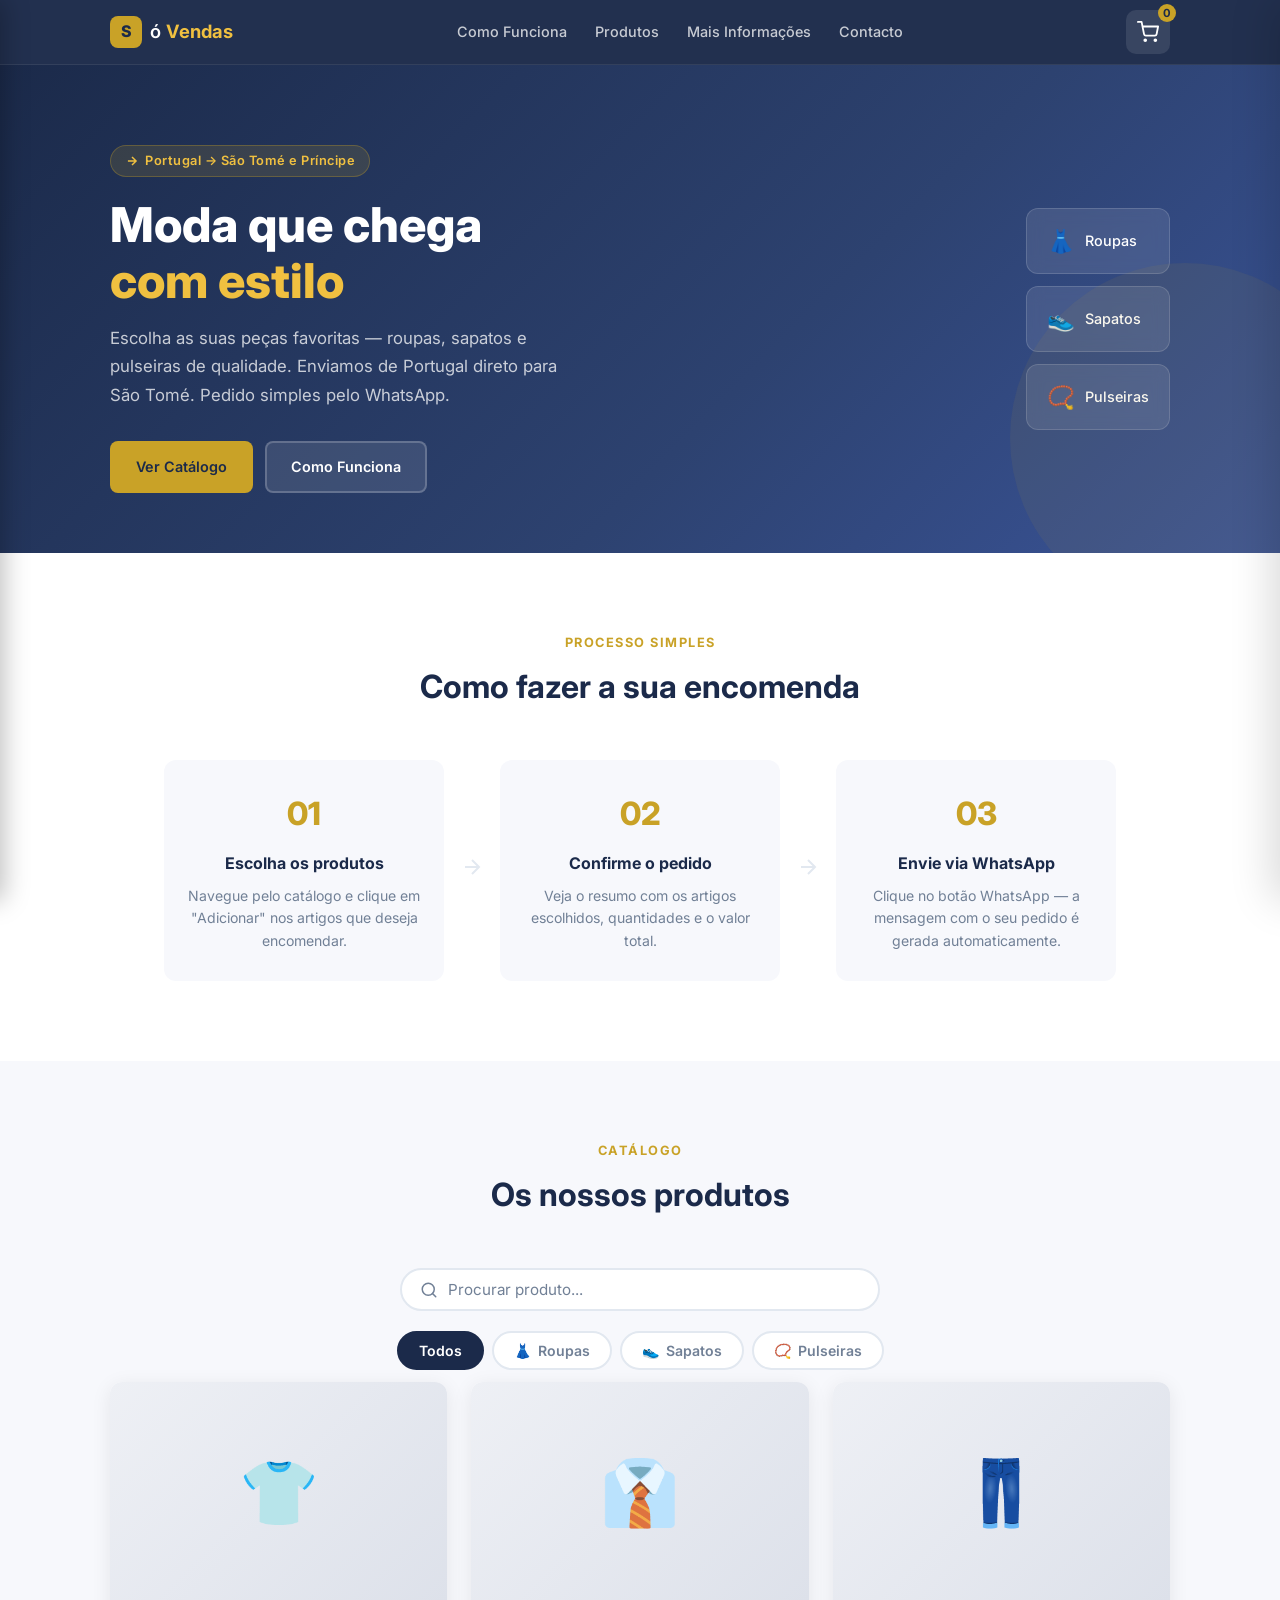
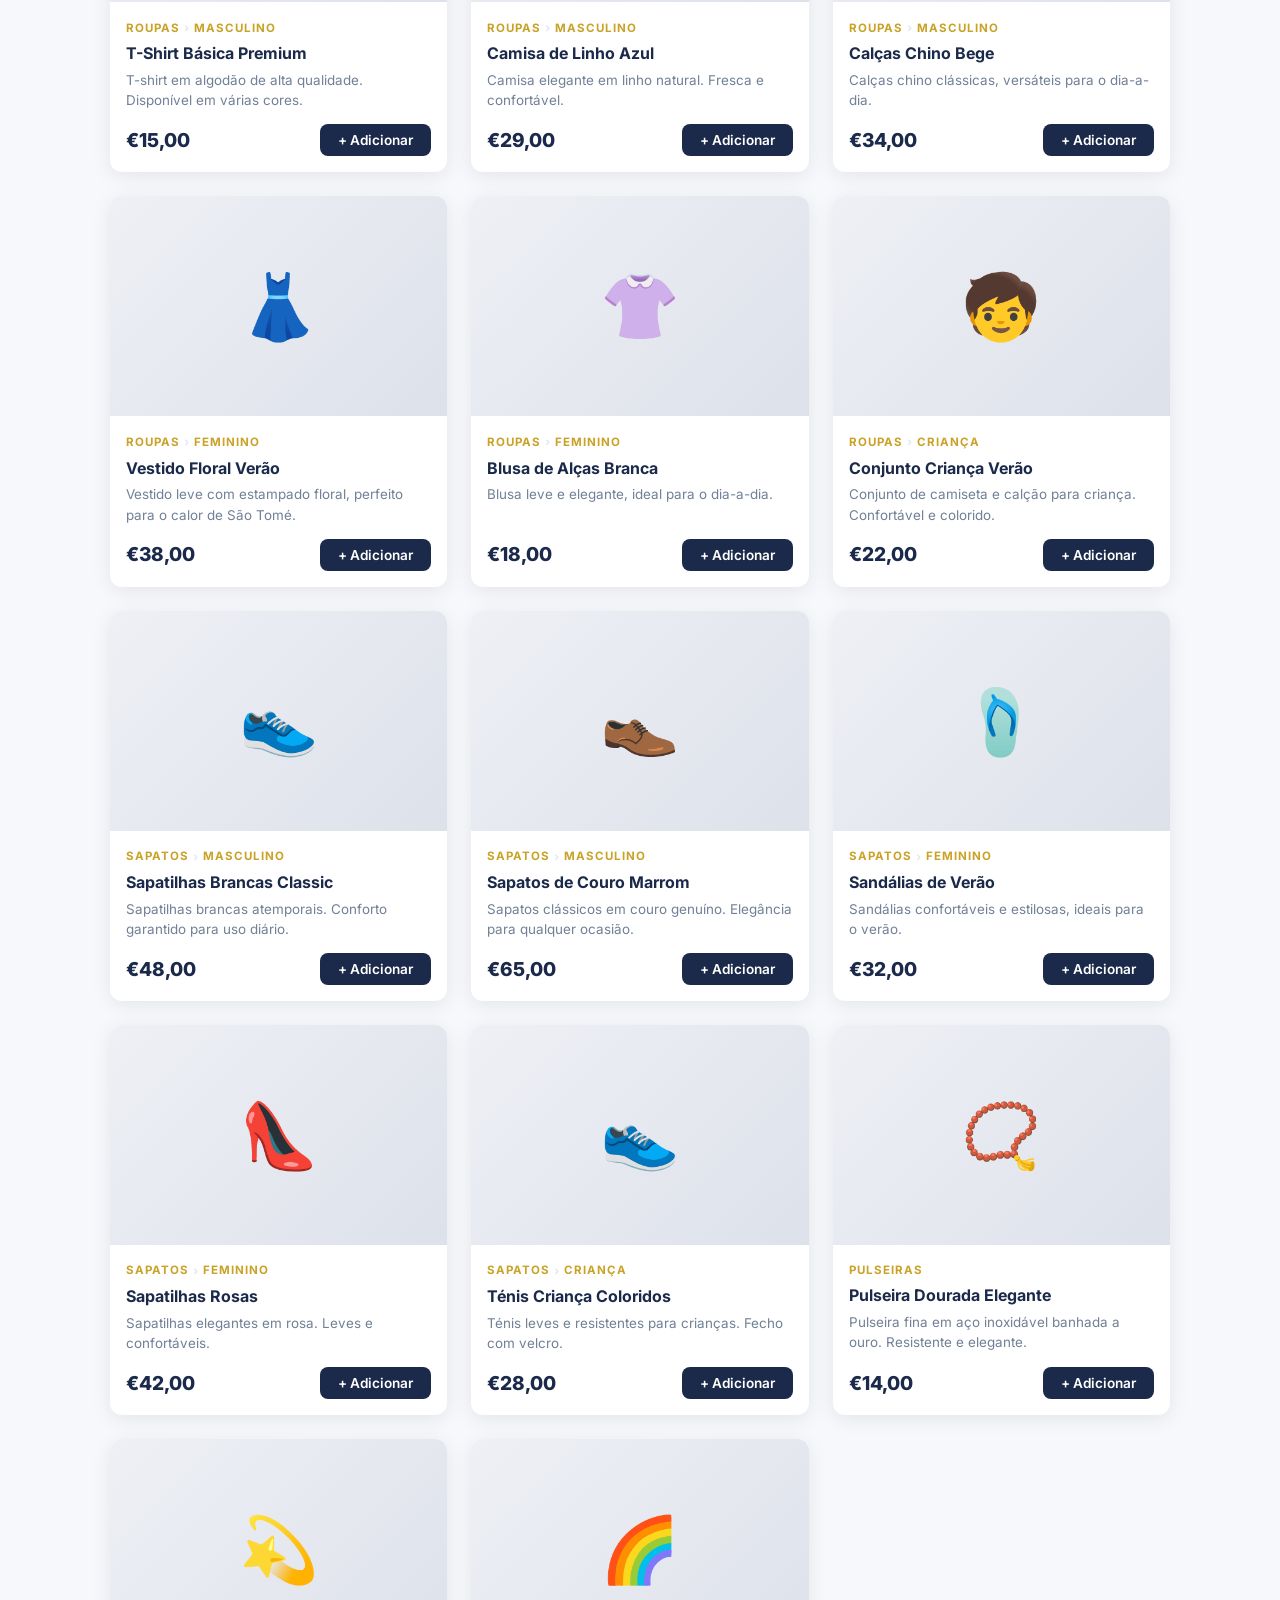
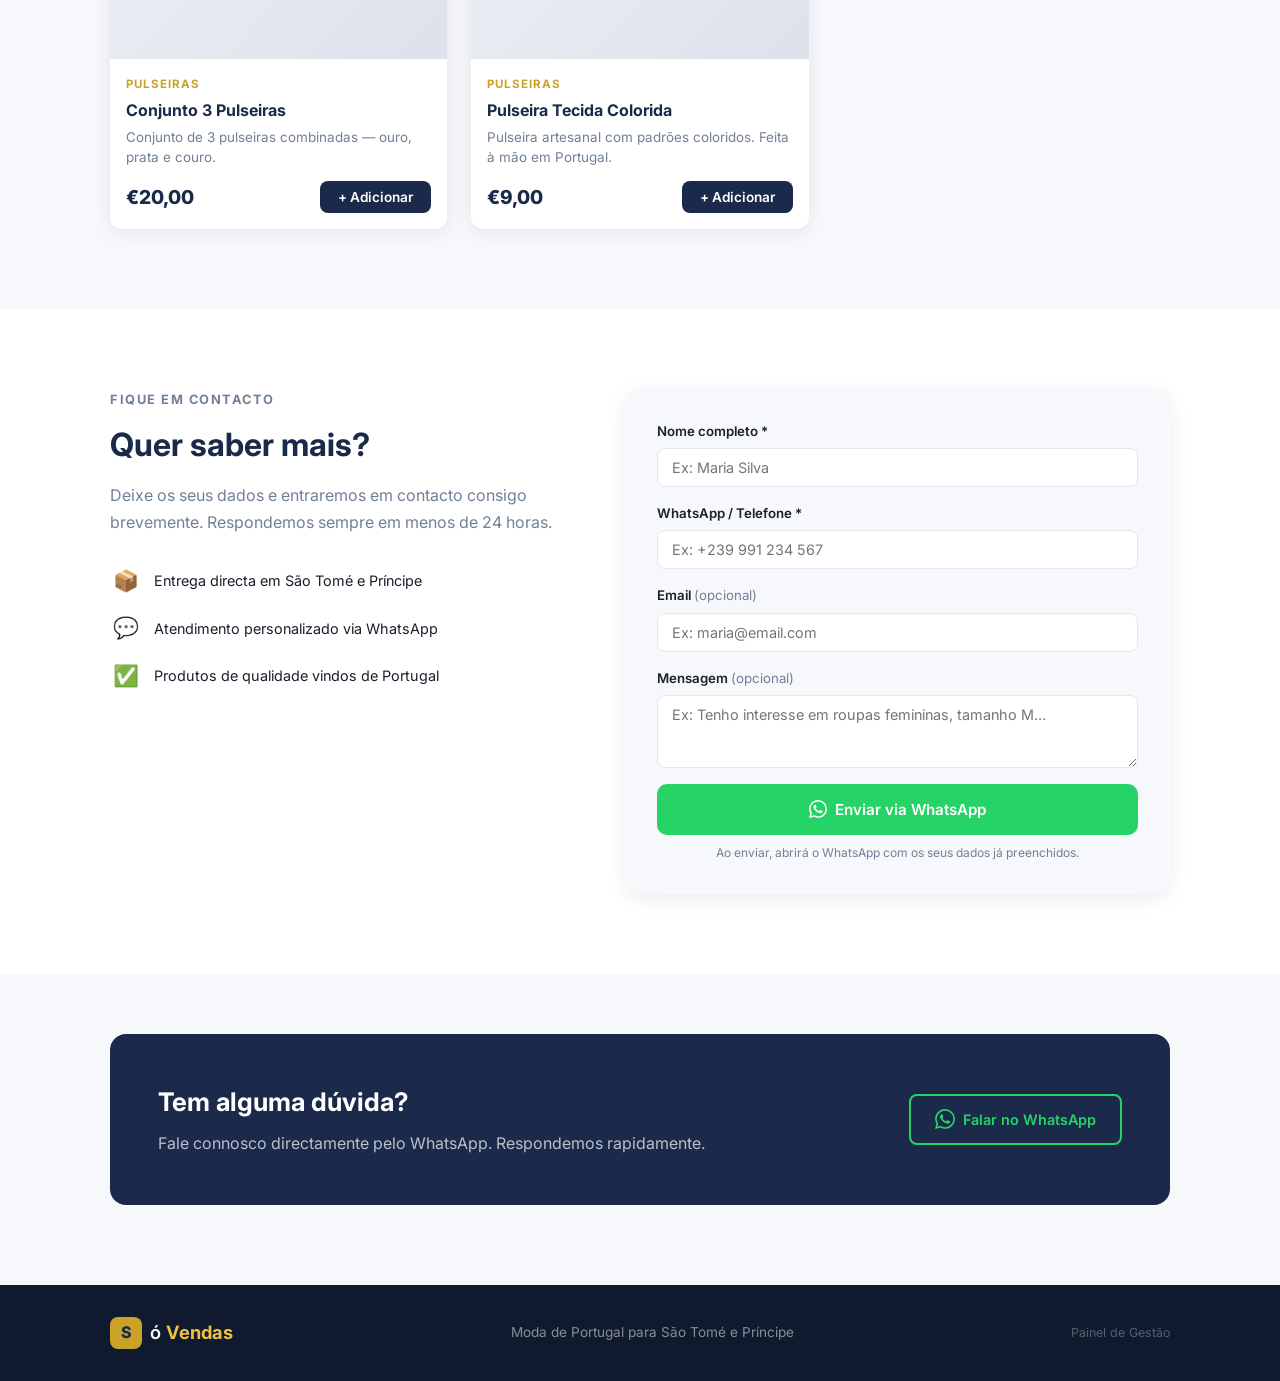
<file: index.html>
<!DOCTYPE html>
<html lang="pt">
<head>
  <meta charset="UTF-8" />
  <meta name="viewport" content="width=device-width, initial-scale=1.0" />
  <title id="page-title">Só Vendas — Moda de Portugal para São Tomé</title>
  <meta name="description" id="page-description" content="Encomende roupas, sapatos e pulseiras de qualidade de Portugal para São Tomé e Príncipe. Pedido rápido via WhatsApp." />
  <meta name="keywords" id="page-keywords" content="roupas portugal são tomé, sapatos encomenda, pulseiras moda, só vendas" />
  <meta property="og:title" id="og-title" content="Só Vendas — Moda de Portugal para São Tomé" />
  <meta property="og:description" id="og-description" content="Encomende roupas, sapatos e pulseiras via WhatsApp." />
  <meta property="og:type" content="website" />
  <meta property="og:image" id="og-image" content="" />
  <link rel="icon" type="image/svg+xml" href="favicon.svg" />
  <link rel="stylesheet" href="styles.css" />
  <link rel="preconnect" href="https://fonts.googleapis.com" />
  <link href="https://fonts.googleapis.com/css2?family=Inter:wght@300;400;500;600;700;800&display=swap" rel="stylesheet" />
</head>
<body>

<!-- ===== HEADER ===== -->
<header class="header" id="header">
  <div class="container">
    <div class="header-inner">
      <button class="hamburger" id="hamburger" onclick="toggleMobileNav()" aria-label="Abrir menu">
        <span></span>
        <span></span>
        <span></span>
      </button>
      <a href="#" class="logo">
        <span class="logo-mark">S</span>
        <span class="logo-text">ó <strong>Vendas</strong></span>
      </a>
      <nav class="header-nav">
        <a href="#como-funciona">Como Funciona</a>
        <a href="#produtos">Produtos</a>
        <a href="#mais-info">Mais Informações</a>
        <a href="#contacto">Contacto</a>
      </nav>
      <button class="cart-toggle" id="cart-toggle" onclick="toggleCart()" aria-label="Ver pedido">
        <svg width="22" height="22" viewBox="0 0 24 24" fill="none" stroke="currentColor" stroke-width="2" stroke-linecap="round" stroke-linejoin="round">
          <circle cx="9" cy="21" r="1"/><circle cx="20" cy="21" r="1"/>
          <path d="M1 1h4l2.68 13.39a2 2 0 0 0 2 1.61h9.72a2 2 0 0 0 2-1.61L23 6H6"/>
        </svg>
        <span class="cart-badge" id="cart-badge">0</span>
      </button>
    </div>
  </div>
</header>

<!-- ===== HERO ===== -->
<section class="hero">
  <div class="container">
    <div class="hero-content">
      <div class="hero-tag">
        <svg width="14" height="14" viewBox="0 0 24 24" fill="none" stroke="currentColor" stroke-width="2.5"><path d="M5 12h14M12 5l7 7-7 7"/></svg>
        Portugal → São Tomé e Príncipe
      </div>
      <h1 id="hero-headline">Moda que chega <br /><em>com estilo</em></h1>
      <p id="hero-subheadline">Escolha as suas peças favoritas — roupas, sapatos e pulseiras de qualidade. Enviamos de Portugal direto para São Tomé. Pedido simples pelo WhatsApp.</p>
      <div class="hero-actions">
        <a href="#produtos" class="btn btn-primary">Ver Catálogo</a>
        <a href="#como-funciona" class="btn btn-ghost">Como Funciona</a>
      </div>
    </div>
    <div class="hero-visual">
      <div class="hero-card card-1">
        <span class="hero-card-icon">👗</span>
        <span>Roupas</span>
      </div>
      <div class="hero-card card-2">
        <span class="hero-card-icon">👟</span>
        <span>Sapatos</span>
      </div>
      <div class="hero-card card-3">
        <span class="hero-card-icon">📿</span>
        <span>Pulseiras</span>
      </div>
    </div>
  </div>
  <div class="hero-bg-shape"></div>
</section>

<!-- ===== HOW IT WORKS ===== -->
<section class="steps-section" id="como-funciona">
  <div class="container">
    <div class="section-header">
      <p class="section-label">Processo simples</p>
      <h2>Como fazer a sua encomenda</h2>
    </div>
    <div class="steps-grid">
      <div class="step-card">
        <div class="step-num">01</div>
        <h3>Escolha os produtos</h3>
        <p>Navegue pelo catálogo e clique em "Adicionar" nos artigos que deseja encomendar.</p>
      </div>
      <div class="step-divider">
        <svg width="24" height="24" viewBox="0 0 24 24" fill="none" stroke="currentColor" stroke-width="2"><path d="M5 12h14M12 5l7 7-7 7"/></svg>
      </div>
      <div class="step-card">
        <div class="step-num">02</div>
        <h3>Confirme o pedido</h3>
        <p>Veja o resumo com os artigos escolhidos, quantidades e o valor total.</p>
      </div>
      <div class="step-divider">
        <svg width="24" height="24" viewBox="0 0 24 24" fill="none" stroke="currentColor" stroke-width="2"><path d="M5 12h14M12 5l7 7-7 7"/></svg>
      </div>
      <div class="step-card">
        <div class="step-num">03</div>
        <h3>Envie via WhatsApp</h3>
        <p>Clique no botão WhatsApp — a mensagem com o seu pedido é gerada automaticamente.</p>
      </div>
    </div>
  </div>
</section>

<!-- ===== PRODUCTS ===== -->
<section class="products-section" id="produtos">
  <div class="container">
    <div class="section-header">
      <p class="section-label">Catálogo</p>
      <h2>Os nossos produtos</h2>
    </div>
    <!-- BARRA DE PESQUISA -->
    <div class="search-wrap">
      <div class="search-box">
        <svg width="18" height="18" viewBox="0 0 24 24" fill="none" stroke="currentColor" stroke-width="2" stroke-linecap="round" stroke-linejoin="round"><circle cx="11" cy="11" r="8"/><path d="m21 21-4.35-4.35"/></svg>
        <input type="text" id="search-input" placeholder="Procurar produto..." oninput="searchProducts(this.value)" autocomplete="off" />
        <button id="search-clear" class="search-clear" onclick="clearSearch()" style="display:none;" aria-label="Limpar pesquisa">
          <svg width="14" height="14" viewBox="0 0 24 24" fill="none" stroke="currentColor" stroke-width="2.5"><line x1="18" y1="6" x2="6" y2="18"/><line x1="6" y1="6" x2="18" y2="18"/></svg>
        </button>
      </div>
      <span id="search-count" class="search-count" style="display:none;"></span>
    </div>

    <!-- FILTRO POR CATEGORIA -->
    <div class="filter-bar">
      <button class="filter-btn active" data-cat="all" onclick="filterProducts('all', this)">Todos</button>
      <button class="filter-btn" data-cat="roupa" onclick="filterProducts('roupa', this)">
        <span>👗</span> Roupas
      </button>
      <button class="filter-btn" data-cat="sapato" onclick="filterProducts('sapato', this)">
        <span>👟</span> Sapatos
      </button>
      <button class="filter-btn" data-cat="pulseira" onclick="filterProducts('pulseira', this)">
        <span>📿</span> Pulseiras
      </button>
    </div>

    <!-- FILTRO POR SUBCATEGORIA (aparece para Roupas e Sapatos) -->
    <div class="subcat-bar" id="subcat-bar" style="display:none;">
      <button class="subcat-btn active" data-subcat="all"       onclick="filterSubcategory('all', this)">Todos</button>
      <button class="subcat-btn"        data-subcat="masculino" onclick="filterSubcategory('masculino', this)">♂ Masculino</button>
      <button class="subcat-btn"        data-subcat="feminino"  onclick="filterSubcategory('feminino', this)">♀ Feminino</button>
      <button class="subcat-btn"        data-subcat="crianca"   onclick="filterSubcategory('crianca', this)">🧒 Criança</button>
    </div>
    <div class="products-grid" id="products-grid">
      <!-- Rendered by JS -->
    </div>
    <div class="empty-state" id="empty-state" style="display:none;">
      <p>Nenhum produto disponível nesta categoria.</p>
    </div>
  </div>
</section>

<!-- ===== MAIS INFORMAÇÕES ===== -->
<section class="info-form-section" id="mais-info">
  <div class="container">
    <div class="info-form-wrap">
      <div class="info-form-left">
        <p class="section-label">Fique em contacto</p>
        <h2>Quer saber mais?</h2>
        <p>Deixe os seus dados e entraremos em contacto consigo brevemente. Respondemos sempre em menos de 24 horas.</p>
        <div class="info-form-perks">
          <div class="perk">
            <span class="perk-icon">📦</span>
            <span>Entrega directa em São Tomé e Príncipe</span>
          </div>
          <div class="perk">
            <span class="perk-icon">💬</span>
            <span>Atendimento personalizado via WhatsApp</span>
          </div>
          <div class="perk">
            <span class="perk-icon">✅</span>
            <span>Produtos de qualidade vindos de Portugal</span>
          </div>
        </div>
      </div>
      <div class="info-form-right">
        <form class="contact-form" onsubmit="submitContactForm(event)" novalidate>
          <div class="form-row">
            <div class="cfield">
              <label for="cf-name">Nome completo *</label>
              <input type="text" id="cf-name" placeholder="Ex: Maria Silva" required />
            </div>
          </div>
          <div class="form-row">
            <div class="cfield">
              <label for="cf-phone">WhatsApp / Telefone *</label>
              <input type="tel" id="cf-phone" placeholder="Ex: +239 991 234 567" required />
            </div>
          </div>
          <div class="form-row">
            <div class="cfield">
              <label for="cf-email">Email <span class="optional">(opcional)</span></label>
              <input type="email" id="cf-email" placeholder="Ex: maria@email.com" />
            </div>
          </div>
          <div class="form-row">
            <div class="cfield">
              <label for="cf-message">Mensagem <span class="optional">(opcional)</span></label>
              <textarea id="cf-message" rows="3" placeholder="Ex: Tenho interesse em roupas femininas, tamanho M..."></textarea>
            </div>
          </div>
          <div id="cf-error" class="cf-error" style="display:none;"></div>
          <button type="submit" class="btn btn-primary btn-form-submit">
            <svg width="18" height="18" viewBox="0 0 24 24" fill="currentColor"><path d="M17.472 14.382c-.297-.149-1.758-.867-2.03-.967-.273-.099-.471-.148-.67.15-.197.297-.767.966-.94 1.164-.173.199-.347.223-.644.075-.297-.15-1.255-.463-2.39-1.475-.883-.788-1.48-1.761-1.653-2.059-.173-.297-.018-.458.13-.606.134-.133.298-.347.446-.52.149-.174.198-.298.298-.497.099-.198.05-.371-.025-.52-.075-.149-.669-1.612-.916-2.207-.242-.579-.487-.5-.669-.51-.173-.008-.371-.01-.57-.01-.198 0-.52.074-.792.372-.272.297-1.04 1.016-1.04 2.479 0 1.462 1.065 2.875 1.213 3.074.149.198 2.096 3.2 5.077 4.487.709.306 1.262.489 1.694.625.712.227 1.36.195 1.871.118.571-.085 1.758-.719 2.006-1.413.248-.694.248-1.289.173-1.413-.074-.124-.272-.198-.57-.347m-5.421 7.403h-.004a9.87 9.87 0 01-5.031-1.378l-.361-.214-3.741.982.998-3.648-.235-.374a9.86 9.86 0 01-1.51-5.26c.001-5.45 4.436-9.884 9.888-9.884 2.64 0 5.122 1.03 6.988 2.898a9.825 9.825 0 012.893 6.994c-.003 5.45-4.437 9.884-9.885 9.884m8.413-18.297A11.815 11.815 0 0012.05 0C5.495 0 .16 5.335.157 11.892c0 2.096.547 4.142 1.588 5.945L.057 24l6.305-1.654a11.882 11.882 0 005.683 1.448h.005c6.554 0 11.89-5.335 11.893-11.893a11.821 11.821 0 00-3.48-8.413Z"/></svg>
            Enviar via WhatsApp
          </button>
          <p class="form-note">Ao enviar, abrirá o WhatsApp com os seus dados já preenchidos.</p>
        </form>
      </div>
    </div>
  </div>
</section>

<!-- ===== CONTACT ===== -->
<section class="contact-section" id="contacto">
  <div class="container">
    <div class="contact-banner">
      <div class="contact-info">
        <h2>Tem alguma dúvida?</h2>
        <p>Fale connosco directamente pelo WhatsApp. Respondemos rapidamente.</p>
      </div>
      <a href="#" id="contact-whatsapp-link" class="btn btn-whatsapp-outline" target="_blank" rel="noopener">
        <svg width="20" height="20" viewBox="0 0 24 24" fill="currentColor"><path d="M17.472 14.382c-.297-.149-1.758-.867-2.03-.967-.273-.099-.471-.148-.67.15-.197.297-.767.966-.94 1.164-.173.199-.347.223-.644.075-.297-.15-1.255-.463-2.39-1.475-.883-.788-1.48-1.761-1.653-2.059-.173-.297-.018-.458.13-.606.134-.133.298-.347.446-.52.149-.174.198-.298.298-.497.099-.198.05-.371-.025-.52-.075-.149-.669-1.612-.916-2.207-.242-.579-.487-.5-.669-.51-.173-.008-.371-.01-.57-.01-.198 0-.52.074-.792.372-.272.297-1.04 1.016-1.04 2.479 0 1.462 1.065 2.875 1.213 3.074.149.198 2.096 3.2 5.077 4.487.709.306 1.262.489 1.694.625.712.227 1.36.195 1.871.118.571-.085 1.758-.719 2.006-1.413.248-.694.248-1.289.173-1.413-.074-.124-.272-.198-.57-.347m-5.421 7.403h-.004a9.87 9.87 0 01-5.031-1.378l-.361-.214-3.741.982.998-3.648-.235-.374a9.86 9.86 0 01-1.51-5.26c.001-5.45 4.436-9.884 9.888-9.884 2.64 0 5.122 1.03 6.988 2.898a9.825 9.825 0 012.893 6.994c-.003 5.45-4.437 9.884-9.885 9.884m8.413-18.297A11.815 11.815 0 0012.05 0C5.495 0 .16 5.335.157 11.892c0 2.096.547 4.142 1.588 5.945L.057 24l6.305-1.654a11.882 11.882 0 005.683 1.448h.005c6.554 0 11.89-5.335 11.893-11.893a11.821 11.821 0 00-3.48-8.413Z"/></svg>
        Falar no WhatsApp
      </a>
    </div>
  </div>
</section>

<!-- ===== FOOTER ===== -->
<footer class="footer">
  <div class="container">
    <div class="footer-inner">
      <a href="#" class="logo">
        <span class="logo-mark">S</span>
        <span class="logo-text">ó <strong>Vendas</strong></span>
      </a>
      <p>Moda de Portugal para São Tomé e Príncipe</p>
      <a href="admin.html" class="footer-admin-link">Painel de Gestão</a>
    </div>
  </div>
</footer>

<!-- ===== CART DRAWER ===== -->
<div class="cart-overlay" id="cart-overlay" onclick="closeCart()"></div>
<aside class="cart-drawer" id="cart-drawer" role="dialog" aria-label="Pedido actual">
  <div class="cart-drawer-header">
    <h3>O seu pedido</h3>
    <button class="cart-close-btn" onclick="closeCart()" aria-label="Fechar">
      <svg width="20" height="20" viewBox="0 0 24 24" fill="none" stroke="currentColor" stroke-width="2"><line x1="18" y1="6" x2="6" y2="18"/><line x1="6" y1="6" x2="18" y2="18"/></svg>
    </button>
  </div>
  <div class="cart-body" id="cart-body">
    <div class="cart-empty" id="cart-empty">
      <div class="cart-empty-icon">🛒</div>
      <p>Ainda não adicionou produtos.</p>
      <button class="btn btn-ghost-sm" onclick="closeCart()">Ver catálogo</button>
    </div>
    <ul class="cart-list" id="cart-list"></ul>
  </div>
  <div class="cart-footer" id="cart-footer" style="display:none;">
    <div class="cart-total-row">
      <span>Total</span>
      <strong id="cart-total">€0,00</strong>
    </div>
    <button class="btn btn-whatsapp" id="whatsapp-order-btn" onclick="sendWhatsAppOrder()">
      <svg width="20" height="20" viewBox="0 0 24 24" fill="currentColor"><path d="M17.472 14.382c-.297-.149-1.758-.867-2.03-.967-.273-.099-.471-.148-.67.15-.197.297-.767.966-.94 1.164-.173.199-.347.223-.644.075-.297-.15-1.255-.463-2.39-1.475-.883-.788-1.48-1.761-1.653-2.059-.173-.297-.018-.458.13-.606.134-.133.298-.347.446-.52.149-.174.198-.298.298-.497.099-.198.05-.371-.025-.52-.075-.149-.669-1.612-.916-2.207-.242-.579-.487-.5-.669-.51-.173-.008-.371-.01-.57-.01-.198 0-.52.074-.792.372-.272.297-1.04 1.016-1.04 2.479 0 1.462 1.065 2.875 1.213 3.074.149.198 2.096 3.2 5.077 4.487.709.306 1.262.489 1.694.625.712.227 1.36.195 1.871.118.571-.085 1.758-.719 2.006-1.413.248-.694.248-1.289.173-1.413-.074-.124-.272-.198-.57-.347m-5.421 7.403h-.004a9.87 9.87 0 01-5.031-1.378l-.361-.214-3.741.982.998-3.648-.235-.374a9.86 9.86 0 01-1.51-5.26c.001-5.45 4.436-9.884 9.888-9.884 2.64 0 5.122 1.03 6.988 2.898a9.825 9.825 0 012.893 6.994c-.003 5.45-4.437 9.884-9.885 9.884m8.413-18.297A11.815 11.815 0 0012.05 0C5.495 0 .16 5.335.157 11.892c0 2.096.547 4.142 1.588 5.945L.057 24l6.305-1.654a11.882 11.882 0 005.683 1.448h.005c6.554 0 11.89-5.335 11.893-11.893a11.821 11.821 0 00-3.48-8.413Z"/></svg>
      Enviar Pedido via WhatsApp
    </button>
    <button class="btn btn-text" onclick="clearCart()">Limpar pedido</button>
  </div>
</aside>

<!-- Toast notification -->
<div class="toast" id="toast"></div>

<!-- ===== MOBILE NAV ===== -->
<div class="mobile-nav-overlay" id="mobile-nav-overlay" onclick="closeMobileNav()"></div>
<aside class="mobile-nav" id="mobile-nav" role="dialog" aria-label="Menu de navegação">
  <div class="mobile-nav-header">
    <a href="#" class="logo">
      <span class="logo-mark">S</span>
      <span class="logo-text">ó <strong>Vendas</strong></span>
    </a>
    <button class="mobile-nav-close" onclick="closeMobileNav()" aria-label="Fechar menu">
      <svg width="18" height="18" viewBox="0 0 24 24" fill="none" stroke="currentColor" stroke-width="2"><line x1="18" y1="6" x2="6" y2="18"/><line x1="6" y1="6" x2="18" y2="18"/></svg>
    </button>
  </div>
  <nav>
    <a href="#como-funciona" onclick="closeMobileNav()">Como Funciona</a>
    <a href="#produtos" onclick="closeMobileNav()">Produtos</a>
    <a href="#mais-info" onclick="closeMobileNav()">Mais Informações</a>
    <a href="#contacto" onclick="closeMobileNav()">Contacto</a>
  </nav>
</aside>

<script src="script.js"></script>
</body>
</html>
</file>
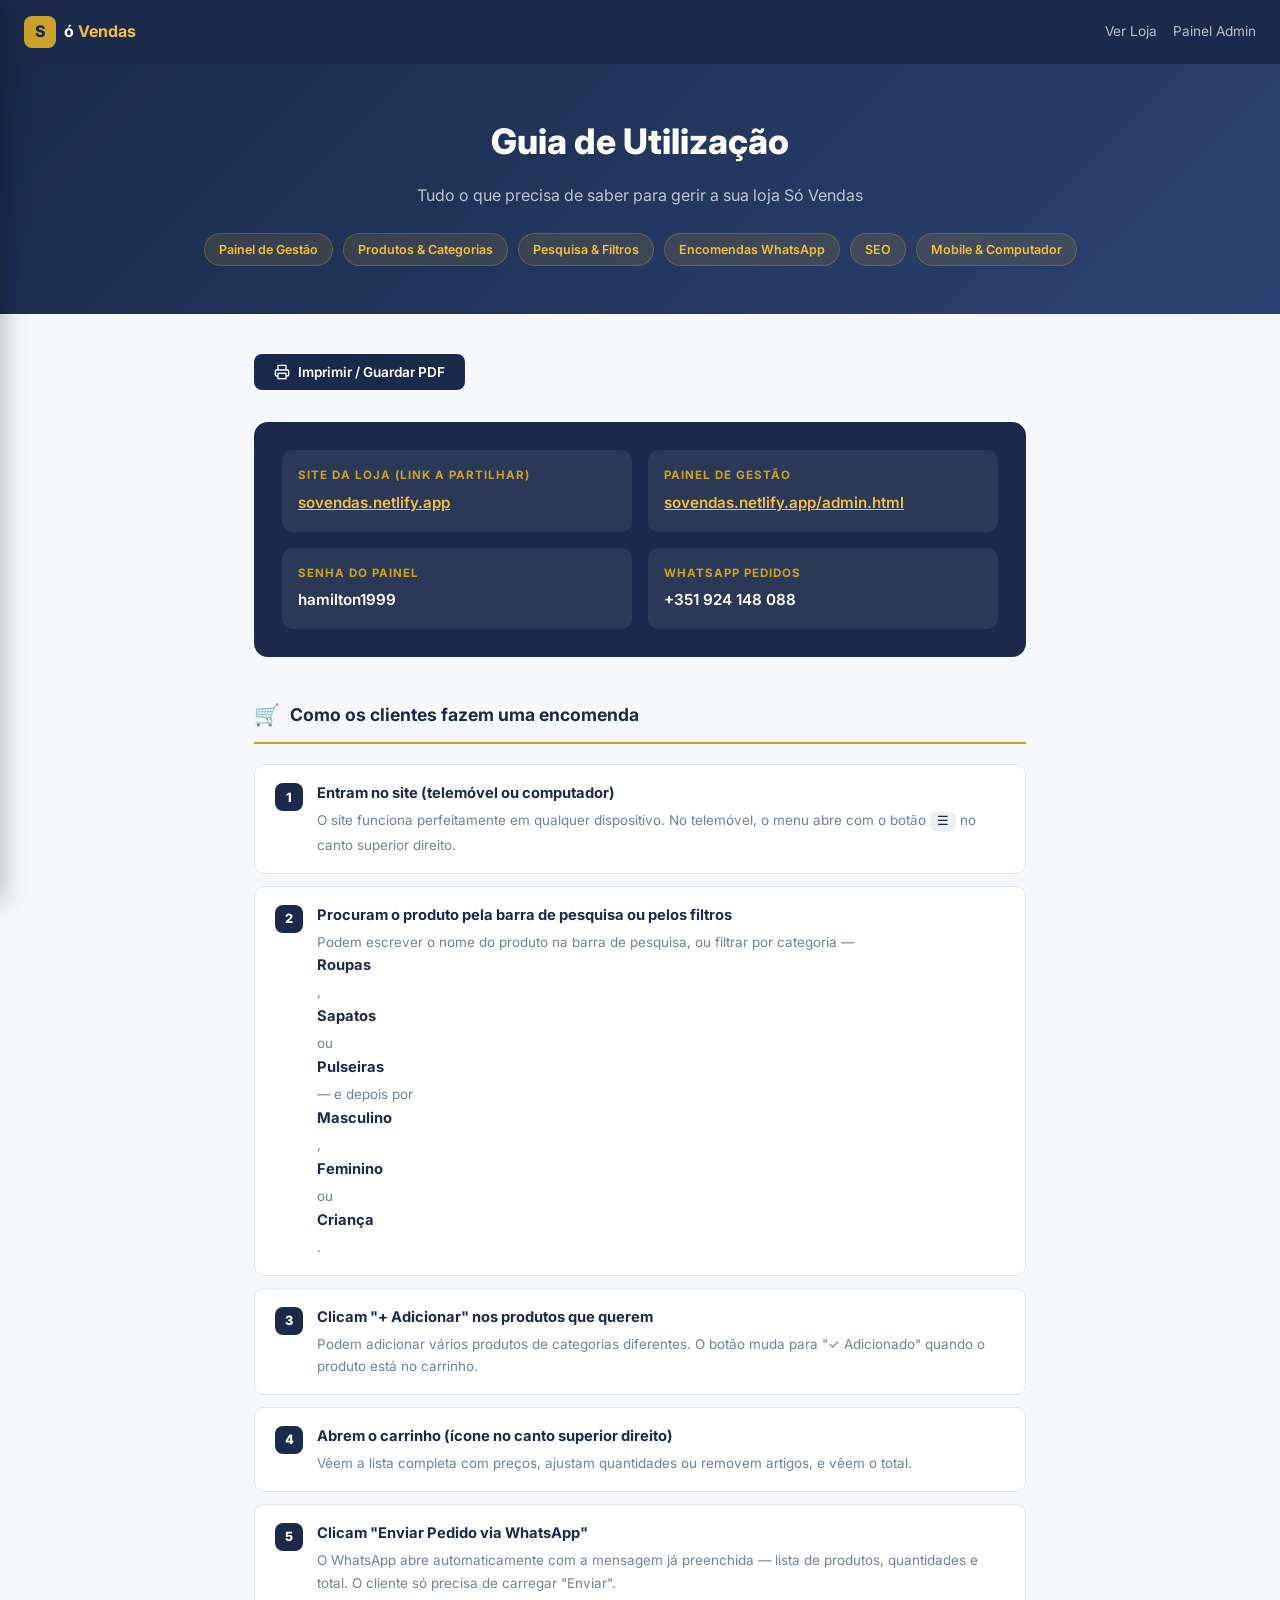
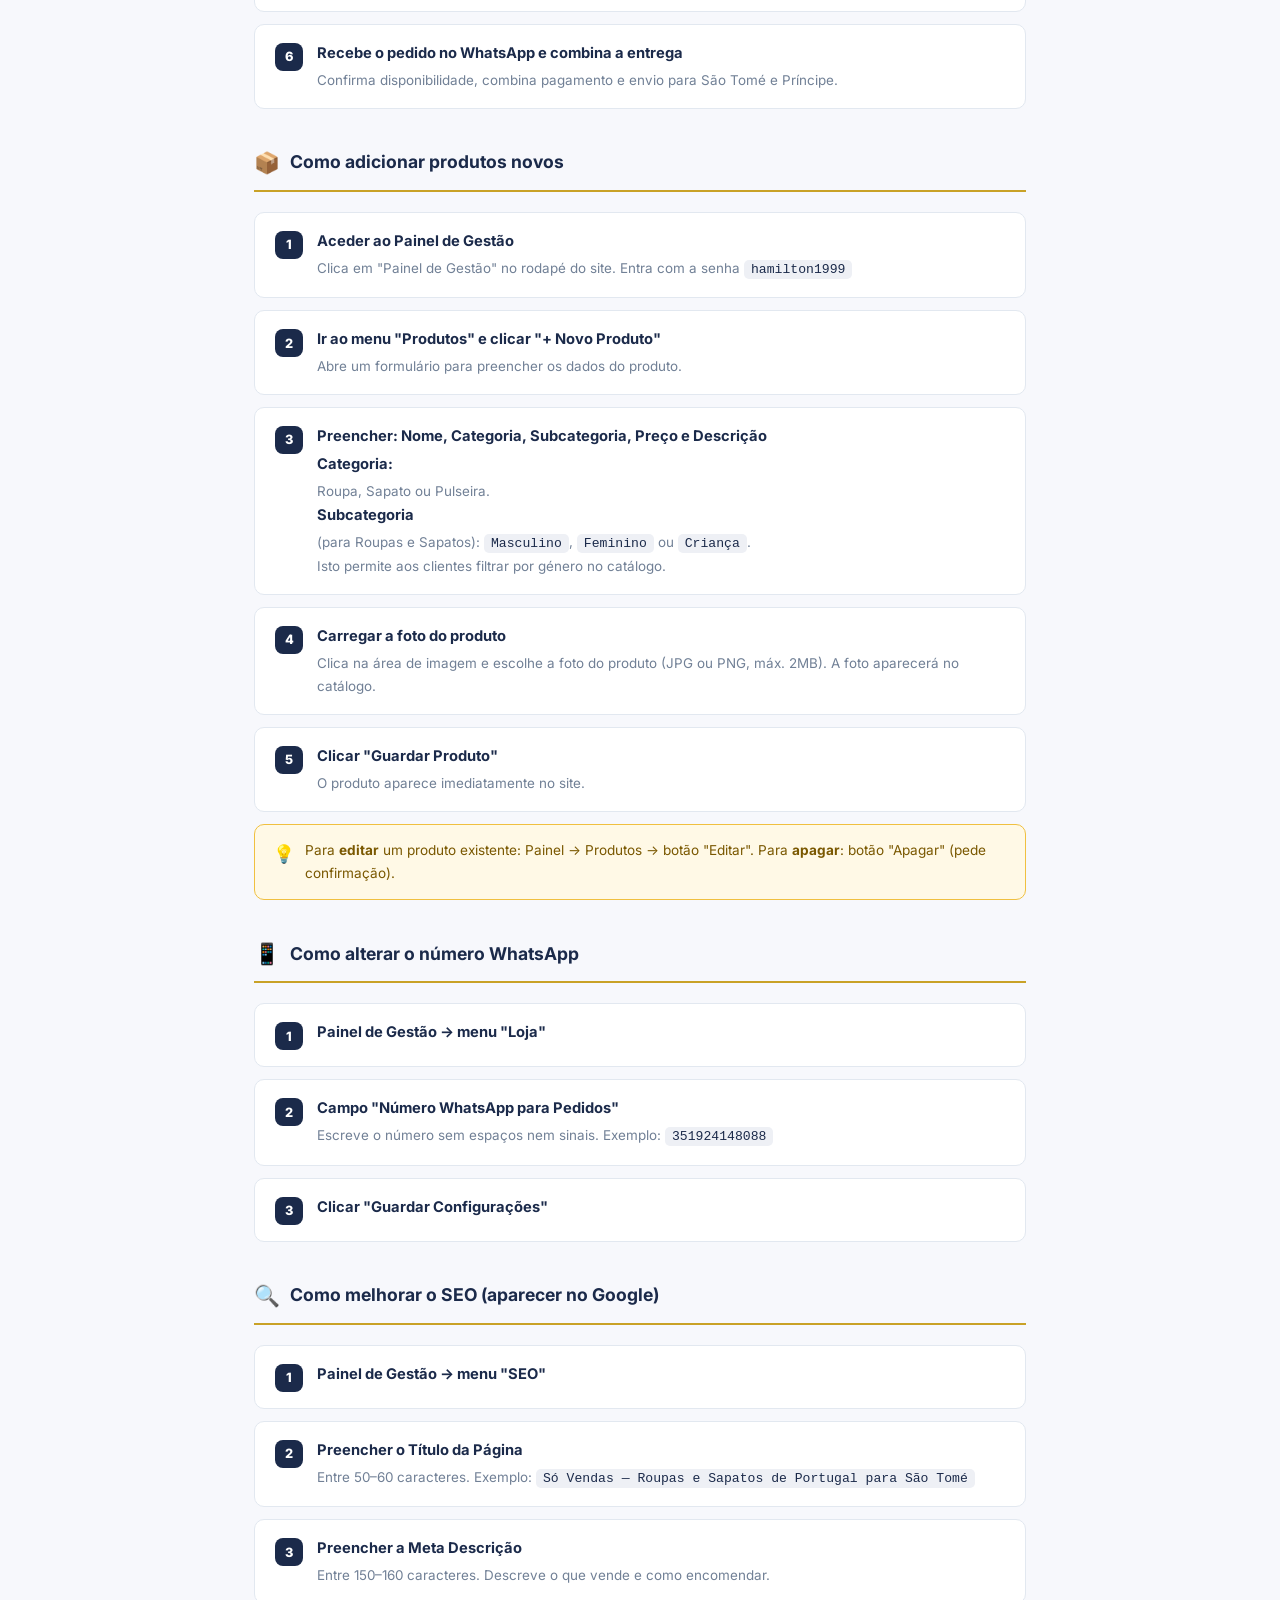
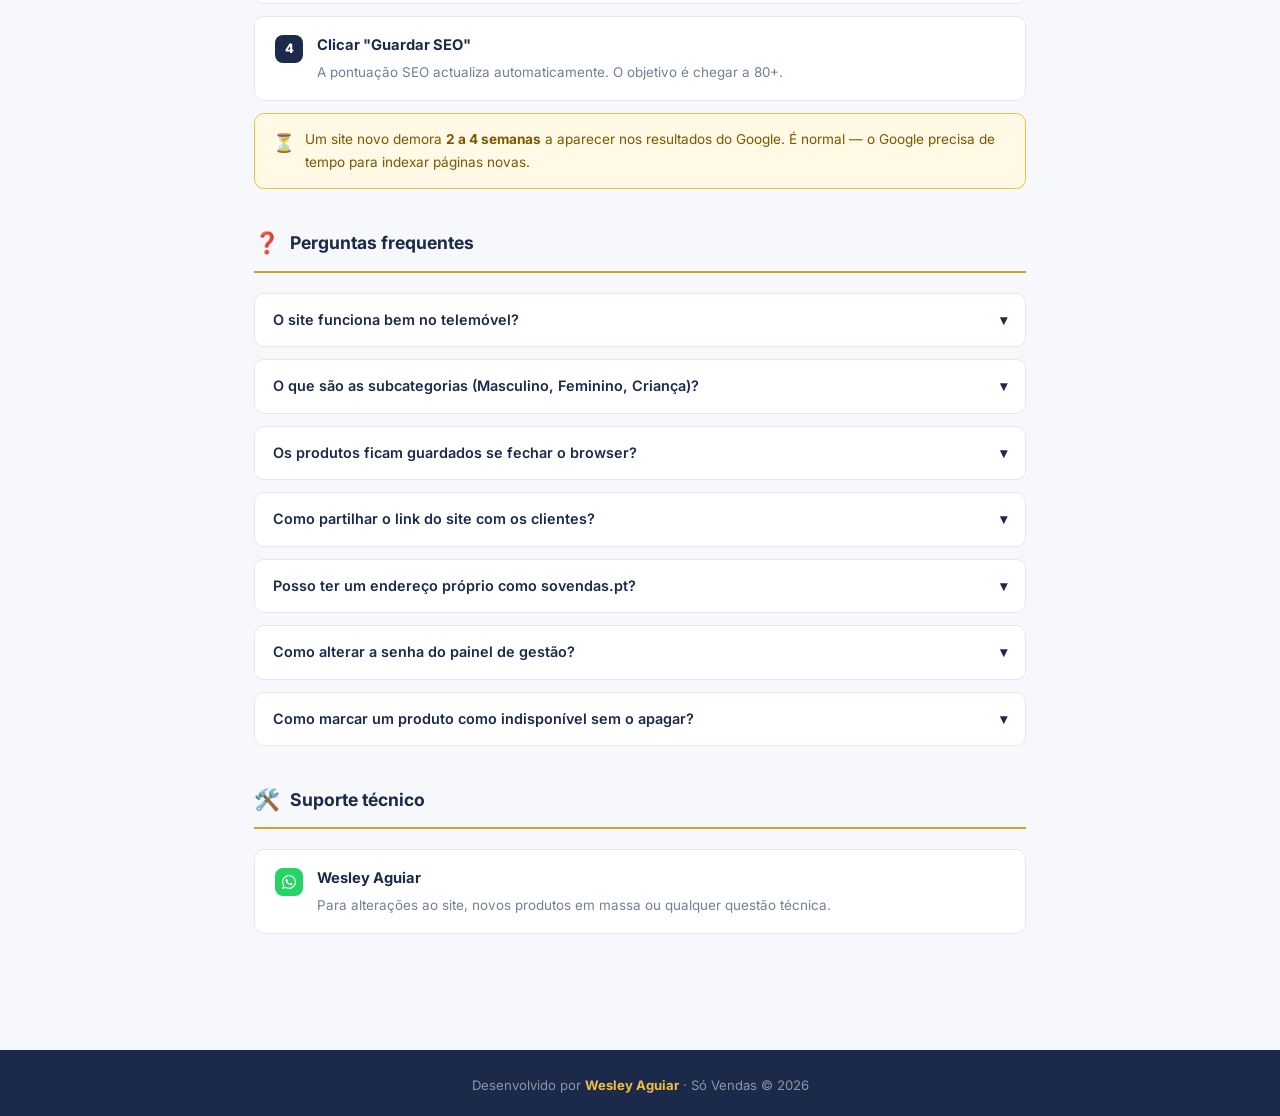
<file: guia.html>
<!DOCTYPE html>
<html lang="pt">
<head>
  <meta charset="UTF-8" />
  <meta name="viewport" content="width=device-width, initial-scale=1.0" />
  <title>Guia de Utilização — Só Vendas</title>
  <meta name="robots" content="noindex, nofollow" />
  <link rel="icon" type="image/svg+xml" href="favicon.svg" />
  <link rel="preconnect" href="https://fonts.googleapis.com" />
  <link href="https://fonts.googleapis.com/css2?family=Inter:wght@300;400;500;600;700;800&display=swap" rel="stylesheet" />
  <style>
    *, *::before, *::after { box-sizing: border-box; margin: 0; padding: 0; }
    body { font-family: 'Inter', sans-serif; background: #F7F8FC; color: #1A202C; line-height: 1.7; }
    a { color: #1B2A4A; }
    :root {
      --navy: #1B2A4A;
      --gold: #C9A227;
      --gold-light: #F0C040;
      --green: #25D366;
      --bg: #F7F8FC;
      --border: #E2E8F0;
      --muted: #718096;
    }

    /* Header */
    .top-bar {
      background: var(--navy); padding: 16px 24px;
      display: flex; align-items: center; justify-content: space-between;
    }
    .top-bar .logo { display: flex; align-items: center; gap: 8px; color: #fff; font-size: 1rem; font-weight: 700; text-decoration: none; }
    .logo-mark { background: var(--gold); color: var(--navy); width: 32px; height: 32px; border-radius: 8px; display: flex; align-items: center; justify-content: center; font-weight: 800; }
    .logo strong { color: var(--gold-light); }
    .top-bar-links { display: flex; gap: 16px; }
    .top-bar-links a { color: rgba(255,255,255,.7); font-size: .85rem; text-decoration: none; }
    .top-bar-links a:hover { color: #fff; }

    /* Hero */
    .guide-hero {
      background: linear-gradient(135deg, var(--navy) 0%, #2D4270 100%);
      padding: 48px 24px; text-align: center;
    }
    .guide-hero h1 { color: #fff; font-size: clamp(1.6rem, 4vw, 2.2rem); font-weight: 800; margin-bottom: 10px; }
    .guide-hero p { color: rgba(255,255,255,.7); font-size: 1rem; max-width: 500px; margin: 0 auto 24px; }
    .hero-pills { display: flex; gap: 10px; justify-content: center; flex-wrap: wrap; }
    .pill { background: rgba(201,162,39,.15); border: 1px solid rgba(201,162,39,.3); color: var(--gold-light); font-size: .78rem; font-weight: 600; padding: 5px 14px; border-radius: 999px; }

    /* Content */
    .content { max-width: 820px; margin: 0 auto; padding: 40px 24px 80px; }

    /* Credentials box */
    .credentials {
      background: var(--navy); border-radius: 14px; padding: 28px;
      display: grid; grid-template-columns: 1fr 1fr; gap: 16px; margin-bottom: 40px;
    }
    .cred-item { background: rgba(255,255,255,.07); border-radius: 10px; padding: 16px; }
    .cred-label { font-size: .72rem; font-weight: 700; text-transform: uppercase; letter-spacing: 1px; color: var(--gold); margin-bottom: 4px; }
    .cred-value { color: #fff; font-size: .95rem; font-weight: 600; word-break: break-all; }
    .cred-value a { color: var(--gold-light); }

    /* Section */
    .section { margin-bottom: 36px; }
    .section-title {
      display: flex; align-items: center; gap: 10px;
      font-size: 1.1rem; font-weight: 700; color: var(--navy);
      border-bottom: 2px solid var(--gold); padding-bottom: 10px; margin-bottom: 20px;
    }
    .section-icon { font-size: 1.3rem; }

    /* Steps */
    .steps { display: flex; flex-direction: column; gap: 12px; }
    .step {
      background: #fff; border-radius: 10px; padding: 16px 20px;
      display: flex; gap: 14px; align-items: flex-start;
      border: 1px solid var(--border);
    }
    .step-num {
      background: var(--navy); color: #fff; width: 28px; height: 28px;
      border-radius: 8px; display: flex; align-items: center; justify-content: center;
      font-size: .8rem; font-weight: 800; flex-shrink: 0; margin-top: 2px;
    }
    .step-body strong { display: block; font-size: .92rem; color: var(--navy); margin-bottom: 3px; }
    .step-body p { font-size: .84rem; color: var(--muted); }
    .step-body code { background: #EEF0F5; padding: 2px 7px; border-radius: 5px; font-size: .82rem; color: var(--navy); }

    /* Info box */
    .info-box {
      background: #FFF9E6; border: 1px solid #F0C040; border-radius: 10px;
      padding: 14px 18px; font-size: .85rem; color: #7A5800; margin-top: 12px;
      display: flex; gap: 10px; align-items: flex-start;
    }
    .info-box-icon { font-size: 1.1rem; flex-shrink: 0; }

    /* FAQ */
    .faq { display: flex; flex-direction: column; gap: 12px; }
    .faq-item { background: #fff; border: 1px solid var(--border); border-radius: 10px; overflow: hidden; }
    .faq-q {
      padding: 14px 18px; font-size: .9rem; font-weight: 600; color: var(--navy);
      cursor: pointer; display: flex; justify-content: space-between; align-items: center;
      user-select: none;
    }
    .faq-q:hover { background: var(--bg); }
    .faq-arrow { transition: transform .2s; font-style: normal; }
    .faq-item.open .faq-arrow { transform: rotate(180deg); }
    .faq-a { padding: 0 18px; max-height: 0; overflow: hidden; transition: all .3s; font-size: .85rem; color: var(--muted); }
    .faq-item.open .faq-a { padding: 0 18px 14px; max-height: 200px; }

    /* Print button */
    .print-btn {
      display: inline-flex; align-items: center; gap: 8px;
      background: var(--navy); color: #fff; padding: 10px 20px; border-radius: 8px;
      font-size: .85rem; font-weight: 600; cursor: pointer; border: none;
      font-family: inherit; margin-bottom: 32px;
    }
    .print-btn:hover { background: #2D4270; }

    /* Footer */
    .guide-footer { background: var(--navy); padding: 24px; text-align: center; }
    .guide-footer p { color: rgba(255,255,255,.5); font-size: .82rem; }
    .guide-footer strong { color: var(--gold-light); }

    /* Hamburger */
    .guia-hamburger {
      display: none; flex-direction: column; justify-content: center; gap: 5px;
      width: 40px; height: 40px; border-radius: 8px; flex-shrink: 0;
      background: rgba(255,255,255,.1); padding: 9px; border: none; cursor: pointer;
      transition: background .2s;
    }
    .guia-hamburger:hover { background: rgba(255,255,255,.2); }
    .guia-hamburger span { display: block; width: 100%; height: 2px; background: #fff; border-radius: 2px; transition: all .3s; }
    .guia-hamburger.open span:nth-child(1) { transform: translateY(7px) rotate(45deg); }
    .guia-hamburger.open span:nth-child(2) { opacity: 0; transform: scaleX(0); }
    .guia-hamburger.open span:nth-child(3) { transform: translateY(-7px) rotate(-45deg); }

    /* Mobile nav overlay */
    .guia-nav-overlay {
      position: fixed; inset: 0; background: rgba(0,0,0,.5);
      z-index: 150; opacity: 0; pointer-events: none; transition: opacity .3s;
    }
    .guia-nav-overlay.open { opacity: 1; pointer-events: all; }

    /* Mobile nav drawer */
    .guia-mobile-nav {
      position: fixed; top: 0; left: 0; bottom: 0; width: 280px;
      background: var(--navy); z-index: 160;
      transform: translateX(-100%); transition: transform .3s ease;
      padding: 24px; display: flex; flex-direction: column; gap: 32px;
      box-shadow: 4px 0 24px rgba(0,0,0,.25);
    }
    .guia-mobile-nav.open { transform: translateX(0); }
    .guia-mobile-nav-header { display: flex; justify-content: space-between; align-items: center; }
    .guia-mobile-nav-close {
      width: 36px; height: 36px; border-radius: 8px;
      display: flex; align-items: center; justify-content: center;
      color: rgba(255,255,255,.7); background: rgba(255,255,255,.08);
      transition: background .2s; border: none; cursor: pointer; font-size: 1.1rem;
    }
    .guia-mobile-nav-close:hover { background: rgba(255,255,255,.15); color: #fff; }
    .guia-mobile-nav nav { display: flex; flex-direction: column; }
    .guia-mobile-nav nav a {
      color: rgba(255,255,255,.8); font-size: 1rem; font-weight: 500;
      padding: 14px 0; border-bottom: 1px solid rgba(255,255,255,.08);
      display: block; text-decoration: none; transition: color .2s;
    }
    .guia-mobile-nav nav a:hover { color: #fff; }

    @media (max-width: 600px) {
      .credentials { grid-template-columns: 1fr; }
      .top-bar-links { display: none; }
      .guia-hamburger { display: flex; }
    }
    @media print {
      .top-bar-links, .print-btn, .guide-footer { display: none; }
      body { background: #fff; }
      .guide-hero { background: var(--navy) !important; -webkit-print-color-adjust: exact; print-color-adjust: exact; }
      .credentials { background: var(--navy) !important; -webkit-print-color-adjust: exact; print-color-adjust: exact; }
    }
  </style>
</head>
<body>

<div class="top-bar">
  <button class="guia-hamburger" id="guia-hamburger" onclick="toggleGuiaNav()" aria-label="Abrir menu">
    <span></span>
    <span></span>
    <span></span>
  </button>
  <a href="index.html" class="logo">
    <span class="logo-mark">S</span>
    <span>ó <strong>Vendas</strong></span>
  </a>
  <div class="top-bar-links">
    <a href="index.html">Ver Loja</a>
    <a href="admin.html">Painel Admin</a>
  </div>
</div>

<div class="guia-nav-overlay" id="guia-nav-overlay" onclick="closeGuiaNav()"></div>
<aside class="guia-mobile-nav" id="guia-mobile-nav" role="dialog" aria-label="Menu de navegação">
  <div class="guia-mobile-nav-header">
    <a href="index.html" class="logo">
      <span class="logo-mark">S</span>
      <span>ó <strong>Vendas</strong></span>
    </a>
    <button class="guia-mobile-nav-close" onclick="closeGuiaNav()" aria-label="Fechar menu">✕</button>
  </div>
  <nav>
    <a href="index.html" onclick="closeGuiaNav()">Ver Loja</a>
    <a href="admin.html" onclick="closeGuiaNav()">Painel Admin</a>
  </nav>
</aside>

<div class="guide-hero">
  <h1>Guia de Utilização</h1>
  <p>Tudo o que precisa de saber para gerir a sua loja Só Vendas</p>
  <div class="hero-pills">
    <span class="pill">Painel de Gestão</span>
    <span class="pill">Produtos & Categorias</span>
    <span class="pill">Pesquisa & Filtros</span>
    <span class="pill">Encomendas WhatsApp</span>
    <span class="pill">SEO</span>
    <span class="pill">Mobile & Computador</span>
  </div>
</div>

<div class="content">

  <button class="print-btn" onclick="window.print()">
    <svg width="16" height="16" viewBox="0 0 24 24" fill="none" stroke="currentColor" stroke-width="2"><polyline points="6 9 6 2 18 2 18 9"/><path d="M6 18H4a2 2 0 0 1-2-2v-5a2 2 0 0 1 2-2h16a2 2 0 0 1 2 2v5a2 2 0 0 1-2 2h-2"/><rect x="6" y="14" width="12" height="8"/></svg>
    Imprimir / Guardar PDF
  </button>

  <!-- Credenciais -->
  <div class="credentials">
    <div class="cred-item">
      <div class="cred-label">Site da Loja (link a partilhar)</div>
      <div class="cred-value"><a href="index.html">sovendas.netlify.app</a></div>
    </div>
    <div class="cred-item">
      <div class="cred-label">Painel de Gestão</div>
      <div class="cred-value"><a href="admin.html">sovendas.netlify.app/admin.html</a></div>
    </div>
    <div class="cred-item">
      <div class="cred-label">Senha do Painel</div>
      <div class="cred-value">hamilton1999</div>
    </div>
    <div class="cred-item">
      <div class="cred-label">WhatsApp Pedidos</div>
      <div class="cred-value">+351 924 148 088</div>
    </div>
  </div>

  <!-- Como os clientes encomendam -->
  <div class="section">
    <div class="section-title">
      <span class="section-icon">🛒</span>
      Como os clientes fazem uma encomenda
    </div>
    <div class="steps">
      <div class="step">
        <div class="step-num">1</div>
        <div class="step-body">
          <strong>Entram no site (telemóvel ou computador)</strong>
          <p>O site funciona perfeitamente em qualquer dispositivo. No telemóvel, o menu abre com o botão <code>☰</code> no canto superior direito.</p>
        </div>
      </div>
      <div class="step">
        <div class="step-num">2</div>
        <div class="step-body">
          <strong>Procuram o produto pela barra de pesquisa ou pelos filtros</strong>
          <p>Podem escrever o nome do produto na barra de pesquisa, ou filtrar por categoria — <strong>Roupas</strong>, <strong>Sapatos</strong> ou <strong>Pulseiras</strong> — e depois por <strong>Masculino</strong>, <strong>Feminino</strong> ou <strong>Criança</strong>.</p>
        </div>
      </div>
      <div class="step">
        <div class="step-num">3</div>
        <div class="step-body">
          <strong>Clicam "+ Adicionar" nos produtos que querem</strong>
          <p>Podem adicionar vários produtos de categorias diferentes. O botão muda para "✓ Adicionado" quando o produto está no carrinho.</p>
        </div>
      </div>
      <div class="step">
        <div class="step-num">4</div>
        <div class="step-body">
          <strong>Abrem o carrinho (ícone no canto superior direito)</strong>
          <p>Vêem a lista completa com preços, ajustam quantidades ou removem artigos, e vêem o total.</p>
        </div>
      </div>
      <div class="step">
        <div class="step-num">5</div>
        <div class="step-body">
          <strong>Clicam "Enviar Pedido via WhatsApp"</strong>
          <p>O WhatsApp abre automaticamente com a mensagem já preenchida — lista de produtos, quantidades e total. O cliente só precisa de carregar "Enviar".</p>
        </div>
      </div>
      <div class="step">
        <div class="step-num">6</div>
        <div class="step-body">
          <strong>Recebe o pedido no WhatsApp e combina a entrega</strong>
          <p>Confirma disponibilidade, combina pagamento e envio para São Tomé e Príncipe.</p>
        </div>
      </div>
    </div>
  </div>

  <!-- Adicionar produtos -->
  <div class="section">
    <div class="section-title">
      <span class="section-icon">📦</span>
      Como adicionar produtos novos
    </div>
    <div class="steps">
      <div class="step">
        <div class="step-num">1</div>
        <div class="step-body">
          <strong>Aceder ao Painel de Gestão</strong>
          <p>Clica em "Painel de Gestão" no rodapé do site. Entra com a senha <code>hamilton1999</code></p>
        </div>
      </div>
      <div class="step">
        <div class="step-num">2</div>
        <div class="step-body">
          <strong>Ir ao menu "Produtos" e clicar "+ Novo Produto"</strong>
          <p>Abre um formulário para preencher os dados do produto.</p>
        </div>
      </div>
      <div class="step">
        <div class="step-num">3</div>
        <div class="step-body">
          <strong>Preencher: Nome, Categoria, Subcategoria, Preço e Descrição</strong>
          <p><strong>Categoria:</strong> Roupa, Sapato ou Pulseira.<br/>
          <strong>Subcategoria</strong> (para Roupas e Sapatos): <code>Masculino</code>, <code>Feminino</code> ou <code>Criança</code>.<br/>
          Isto permite aos clientes filtrar por género no catálogo.</p>
        </div>
      </div>
      <div class="step">
        <div class="step-num">4</div>
        <div class="step-body">
          <strong>Carregar a foto do produto</strong>
          <p>Clica na área de imagem e escolhe a foto do produto (JPG ou PNG, máx. 2MB). A foto aparecerá no catálogo.</p>
        </div>
      </div>
      <div class="step">
        <div class="step-num">5</div>
        <div class="step-body">
          <strong>Clicar "Guardar Produto"</strong>
          <p>O produto aparece imediatamente no site.</p>
        </div>
      </div>
    </div>
    <div class="info-box">
      <span class="info-box-icon">💡</span>
      <span>Para <strong>editar</strong> um produto existente: Painel → Produtos → botão "Editar". Para <strong>apagar</strong>: botão "Apagar" (pede confirmação).</span>
    </div>
  </div>

  <!-- Alterar WhatsApp -->
  <div class="section">
    <div class="section-title">
      <span class="section-icon">📱</span>
      Como alterar o número WhatsApp
    </div>
    <div class="steps">
      <div class="step">
        <div class="step-num">1</div>
        <div class="step-body">
          <strong>Painel de Gestão → menu "Loja"</strong>
        </div>
      </div>
      <div class="step">
        <div class="step-num">2</div>
        <div class="step-body">
          <strong>Campo "Número WhatsApp para Pedidos"</strong>
          <p>Escreve o número sem espaços nem sinais. Exemplo: <code>351924148088</code></p>
        </div>
      </div>
      <div class="step">
        <div class="step-num">3</div>
        <div class="step-body">
          <strong>Clicar "Guardar Configurações"</strong>
        </div>
      </div>
    </div>
  </div>

  <!-- SEO -->
  <div class="section">
    <div class="section-title">
      <span class="section-icon">🔍</span>
      Como melhorar o SEO (aparecer no Google)
    </div>
    <div class="steps">
      <div class="step">
        <div class="step-num">1</div>
        <div class="step-body">
          <strong>Painel de Gestão → menu "SEO"</strong>
        </div>
      </div>
      <div class="step">
        <div class="step-num">2</div>
        <div class="step-body">
          <strong>Preencher o Título da Página</strong>
          <p>Entre 50–60 caracteres. Exemplo: <code>Só Vendas — Roupas e Sapatos de Portugal para São Tomé</code></p>
        </div>
      </div>
      <div class="step">
        <div class="step-num">3</div>
        <div class="step-body">
          <strong>Preencher a Meta Descrição</strong>
          <p>Entre 150–160 caracteres. Descreve o que vende e como encomendar.</p>
        </div>
      </div>
      <div class="step">
        <div class="step-num">4</div>
        <div class="step-body">
          <strong>Clicar "Guardar SEO"</strong>
          <p>A pontuação SEO actualiza automaticamente. O objetivo é chegar a 80+.</p>
        </div>
      </div>
    </div>
    <div class="info-box">
      <span class="info-box-icon">⏳</span>
      <span>Um site novo demora <strong>2 a 4 semanas</strong> a aparecer nos resultados do Google. É normal — o Google precisa de tempo para indexar páginas novas.</span>
    </div>
  </div>

  <!-- FAQ -->
  <div class="section">
    <div class="section-title">
      <span class="section-icon">❓</span>
      Perguntas frequentes
    </div>
    <div class="faq">
      <div class="faq-item">
        <div class="faq-q" onclick="toggleFaq(this)">
          O site funciona bem no telemóvel?
          <span class="faq-arrow">▾</span>
        </div>
        <div class="faq-a">Sim, foi desenhado especificamente para isso. No telemóvel os produtos aparecem em 2 colunas, os filtros deslizam horizontalmente com o dedo, e o menu de navegação abre com o botão ☰. Os clientes podem encomendar direto do telemóvel sem dificuldade.</div>
      </div>
      <div class="faq-item">
        <div class="faq-q" onclick="toggleFaq(this)">
          O que são as subcategorias (Masculino, Feminino, Criança)?
          <span class="faq-arrow">▾</span>
        </div>
        <div class="faq-a">Quando adiciona um produto de Roupa ou Sapato, pode definir se é Masculino, Feminino ou para Criança. Isto permite que os clientes filtrem o catálogo por género — por exemplo, clicar em "Roupas" e depois em "Feminino" para ver só as roupas femininas. As Pulseiras não têm subcategoria pois são unissex.</div>
      </div>
      <div class="faq-item">
        <div class="faq-q" onclick="toggleFaq(this)">
          Os produtos ficam guardados se fechar o browser?
          <span class="faq-arrow">▾</span>
        </div>
        <div class="faq-a">Sim. Os dados ficam guardados no browser do computador que usa para gerir o site. Se mudar de computador precisa de re-adicionar os produtos. Para evitar isso, contacte o Wesley para instalar uma base de dados.</div>
      </div>
      <div class="faq-item">
        <div class="faq-q" onclick="toggleFaq(this)">
          Como partilhar o link do site com os clientes?
          <span class="faq-arrow">▾</span>
        </div>
        <div class="faq-a">Envie o link sovendas.netlify.app por WhatsApp, Instagram ou Facebook. Pode colocar o link na bio do Instagram ou numa publicação. Quando alguém partilha o link no WhatsApp, aparece automaticamente uma pré-visualização com o título e descrição do site.</div>
      </div>
      <div class="faq-item">
        <div class="faq-q" onclick="toggleFaq(this)">
          Posso ter um endereço próprio como sovendas.pt?
          <span class="faq-arrow">▾</span>
        </div>
        <div class="faq-a">Sim. O registo de um domínio custa aproximadamente €10–15 por ano. Contacte o Wesley para configurar.</div>
      </div>
      <div class="faq-item">
        <div class="faq-q" onclick="toggleFaq(this)">
          Como alterar a senha do painel de gestão?
          <span class="faq-arrow">▾</span>
        </div>
        <div class="faq-a">Painel de Gestão → menu "Loja" → secção "Segurança" → escreve a nova senha → confirma → clica "Alterar Senha". Guarde a nova senha num lugar seguro.</div>
      </div>
      <div class="faq-item">
        <div class="faq-q" onclick="toggleFaq(this)">
          Como marcar um produto como indisponível sem o apagar?
          <span class="faq-arrow">▾</span>
        </div>
        <div class="faq-a">Painel → Produtos → Editar → campo "Disponível" → seleccionar "Não — Indisponível" → Guardar. O produto continua visível no catálogo com a etiqueta "Indisponível" mas os clientes não conseguem adicioná-lo ao carrinho.</div>
      </div>
    </div>
  </div>

  <!-- Suporte -->
  <div class="section">
    <div class="section-title">
      <span class="section-icon">🛠️</span>
      Suporte técnico
    </div>
    <div class="step">
      <div class="step-num" style="background:#25D366;">
        <svg width="14" height="14" viewBox="0 0 24 24" fill="white"><path d="M17.472 14.382c-.297-.149-1.758-.867-2.03-.967-.273-.099-.471-.148-.67.15-.197.297-.767.966-.94 1.164-.173.199-.347.223-.644.075-.297-.15-1.255-.463-2.39-1.475-.883-.788-1.48-1.761-1.653-2.059-.173-.297-.018-.458.13-.606.134-.133.298-.347.446-.52.149-.174.198-.298.298-.497.099-.198.05-.371-.025-.52-.075-.149-.669-1.612-.916-2.207-.242-.579-.487-.5-.669-.51-.173-.008-.371-.01-.57-.01-.198 0-.52.074-.792.372-.272.297-1.04 1.016-1.04 2.479 0 1.462 1.065 2.875 1.213 3.074.149.198 2.096 3.2 5.077 4.487.709.306 1.262.489 1.694.625.712.227 1.36.195 1.871.118.571-.085 1.758-.719 2.006-1.413.248-.694.248-1.289.173-1.413-.074-.124-.272-.198-.57-.347m-5.421 7.403h-.004a9.87 9.87 0 01-5.031-1.378l-.361-.214-3.741.982.998-3.648-.235-.374a9.86 9.86 0 01-1.51-5.26c.001-5.45 4.436-9.884 9.888-9.884 2.64 0 5.122 1.03 6.988 2.898a9.825 9.825 0 012.893 6.994c-.003 5.45-4.437 9.884-9.885 9.884m8.413-18.297A11.815 11.815 0 0012.05 0C5.495 0 .16 5.335.157 11.892c0 2.096.547 4.142 1.588 5.945L.057 24l6.305-1.654a11.882 11.882 0 005.683 1.448h.005c6.554 0 11.89-5.335 11.893-11.893a11.821 11.821 0 00-3.48-8.413Z"/></svg>
      </div>
      <div class="step-body">
        <strong>Wesley Aguiar</strong>
        <p>Para alterações ao site, novos produtos em massa ou qualquer questão técnica.</p>
      </div>
    </div>
  </div>

</div>

<div class="guide-footer">
  <p>Desenvolvido por <strong>Wesley Aguiar</strong> · Só Vendas © 2026</p>
</div>

<script>
  function toggleFaq(el) {
    const item = el.closest('.faq-item');
    item.classList.toggle('open');
  }
  function toggleGuiaNav() {
    const nav = document.getElementById('guia-mobile-nav');
    const overlay = document.getElementById('guia-nav-overlay');
    const btn = document.getElementById('guia-hamburger');
    if (nav.classList.contains('open')) {
      nav.classList.remove('open');
      overlay.classList.remove('open');
      btn.classList.remove('open');
      document.body.style.overflow = '';
    } else {
      nav.classList.add('open');
      overlay.classList.add('open');
      btn.classList.add('open');
      document.body.style.overflow = 'hidden';
    }
  }
  function closeGuiaNav() {
    document.getElementById('guia-mobile-nav')?.classList.remove('open');
    document.getElementById('guia-nav-overlay')?.classList.remove('open');
    document.getElementById('guia-hamburger')?.classList.remove('open');
    document.body.style.overflow = '';
  }
</script>
</body>
</html>
</file>
<file: styles.css>
/* ===== RESET & BASE ===== */
*, *::before, *::after { box-sizing: border-box; margin: 0; padding: 0; }
html { scroll-behavior: smooth; }
body {
  font-family: 'Inter', -apple-system, BlinkMacSystemFont, sans-serif;
  background: #F7F8FC;
  color: #1A202C;
  line-height: 1.6;
  overflow-x: hidden;
}
a { text-decoration: none; color: inherit; }
ul { list-style: none; }
img { max-width: 100%; display: block; }
button { cursor: pointer; border: none; background: none; font-family: inherit; }

/* ===== VARIABLES ===== */
:root {
  --navy: #1B2A4A;
  --navy-light: #2D4270;
  --gold: #C9A227;
  --gold-light: #F0C040;
  --green-wa: #25D366;
  --green-wa-dark: #1DA851;
  --bg: #F7F8FC;
  --bg-card: #FFFFFF;
  --text: #1A202C;
  --text-muted: #718096;
  --border: #E2E8F0;
  --radius: 12px;
  --radius-sm: 8px;
  --shadow: 0 4px 20px rgba(0,0,0,.08);
  --shadow-lg: 0 8px 40px rgba(0,0,0,.12);
  --transition: .2s ease;
}

/* ===== LAYOUT ===== */
.container { max-width: 1100px; margin: 0 auto; padding: 0 20px; }

/* ===== HEADER ===== */
.header {
  position: sticky; top: 0; z-index: 100;
  background: rgba(27,42,74,.97);
  backdrop-filter: blur(12px);
  border-bottom: 1px solid rgba(255,255,255,.08);
}
.header-inner {
  display: flex; align-items: center; justify-content: space-between;
  height: 64px; gap: 16px;
}
.logo { display: flex; align-items: center; gap: 2px; color: #fff; font-size: 1.15rem; font-weight: 600; }
.logo-mark {
  background: var(--gold);
  color: var(--navy);
  width: 32px; height: 32px;
  border-radius: 8px;
  display: inline-flex; align-items: center; justify-content: center;
  font-weight: 800; font-size: 1rem; margin-right: 6px;
}
.logo-text strong { color: var(--gold-light); }
.header-nav { display: flex; gap: 28px; }
.header-nav a { color: rgba(255,255,255,.75); font-size: .9rem; font-weight: 500; transition: color var(--transition); }
.header-nav a:hover { color: #fff; }

.cart-toggle {
  position: relative; background: rgba(255,255,255,.1); border-radius: 10px;
  width: 44px; height: 44px; display: flex; align-items: center; justify-content: center;
  color: #fff; transition: background var(--transition);
}
.cart-toggle:hover { background: rgba(255,255,255,.2); }
.cart-badge {
  position: absolute; top: -6px; right: -6px;
  background: var(--gold); color: var(--navy);
  font-size: .7rem; font-weight: 700;
  min-width: 18px; height: 18px; border-radius: 9px;
  display: flex; align-items: center; justify-content: center;
  padding: 0 4px;
}

/* ===== HERO ===== */
.hero {
  background: linear-gradient(135deg, var(--navy) 0%, #2D4270 60%, #3A5499 100%);
  padding: 80px 0 60px;
  position: relative; overflow: hidden;
}
.hero .container { display: flex; align-items: center; gap: 48px; }
.hero-content { flex: 1; }
.hero-tag {
  display: inline-flex; align-items: center; gap: 6px;
  background: rgba(201,162,39,.15); border: 1px solid rgba(201,162,39,.3);
  color: var(--gold-light); font-size: .8rem; font-weight: 600;
  padding: 5px 14px; border-radius: 999px; margin-bottom: 20px;
  letter-spacing: .5px;
}
.hero h1 {
  font-size: clamp(2rem, 5vw, 3rem); font-weight: 800;
  color: #fff; line-height: 1.15; margin-bottom: 16px;
}
.hero h1 em { color: var(--gold-light); font-style: normal; }
.hero p {
  color: rgba(255,255,255,.75); font-size: 1.05rem;
  max-width: 480px; margin-bottom: 32px; line-height: 1.7;
}
.hero-actions { display: flex; gap: 12px; flex-wrap: wrap; }

.hero-visual { flex-shrink: 0; display: flex; flex-direction: column; gap: 12px; }
.hero-card {
  background: rgba(255,255,255,.1); backdrop-filter: blur(8px);
  border: 1px solid rgba(255,255,255,.15);
  border-radius: var(--radius); padding: 14px 20px;
  display: flex; align-items: center; gap: 10px;
  color: #fff; font-size: .9rem; font-weight: 500;
  transform: translateX(0); transition: transform var(--transition);
}
.hero-card:hover { transform: translateX(-4px); }
.hero-card-icon { font-size: 1.4rem; }
.card-1 { animation: float 3s ease-in-out infinite; }
.card-2 { animation: float 3s ease-in-out .6s infinite; }
.card-3 { animation: float 3s ease-in-out 1.2s infinite; }
@keyframes float { 0%,100%{transform:translateY(0)} 50%{transform:translateY(-6px)} }

.hero-bg-shape {
  position: absolute; bottom: -60px; right: -80px;
  width: 350px; height: 350px; border-radius: 50%;
  background: rgba(201,162,39,.08); pointer-events: none;
}

/* ===== BUTTONS ===== */
.btn {
  display: inline-flex; align-items: center; gap: 8px;
  padding: 12px 24px; border-radius: var(--radius-sm);
  font-size: .9rem; font-weight: 600; transition: all var(--transition);
  white-space: nowrap; cursor: pointer; border: 2px solid transparent;
}
.btn-primary {
  background: var(--gold); color: var(--navy);
}
.btn-primary:hover { background: var(--gold-light); transform: translateY(-1px); }

.btn-ghost {
  background: rgba(255,255,255,.1); color: #fff;
  border-color: rgba(255,255,255,.2);
}
.btn-ghost:hover { background: rgba(255,255,255,.2); }

.btn-ghost-sm {
  background: transparent; color: var(--navy);
  border: 1.5px solid var(--border); font-size: .85rem;
  padding: 8px 16px; border-radius: 8px;
}
.btn-ghost-sm:hover { background: var(--bg); }

.btn-whatsapp {
  background: var(--green-wa); color: #fff; width: 100%;
  justify-content: center; padding: 14px; border-radius: var(--radius-sm);
}
.btn-whatsapp:hover { background: var(--green-wa-dark); transform: translateY(-1px); }

.btn-whatsapp-outline {
  border: 2px solid var(--green-wa); color: var(--green-wa);
  padding: 12px 24px;
}
.btn-whatsapp-outline:hover { background: var(--green-wa); color: #fff; }

.btn-text {
  background: none; color: var(--text-muted); font-size: .85rem;
  width: 100%; justify-content: center; padding: 8px;
}
.btn-text:hover { color: var(--text); }

/* ===== SECTION COMMONS ===== */
.section-header { text-align: center; margin-bottom: 48px; }
.section-label {
  font-size: .8rem; font-weight: 700; letter-spacing: 1.5px;
  text-transform: uppercase; color: var(--gold); margin-bottom: 8px;
}
.section-header h2 { font-size: clamp(1.5rem, 3vw, 2rem); font-weight: 700; color: var(--navy); }

/* ===== STEPS ===== */
.steps-section { padding: 80px 0; background: #fff; }
.steps-grid { display: flex; align-items: center; gap: 16px; justify-content: center; flex-wrap: wrap; }
.step-card {
  flex: 1; min-width: 200px; max-width: 280px;
  background: var(--bg); border-radius: var(--radius);
  padding: 28px 24px; text-align: center;
}
.step-num {
  font-size: 2rem; font-weight: 800; color: var(--gold); margin-bottom: 12px;
}
.step-card h3 { font-size: 1rem; font-weight: 700; color: var(--navy); margin-bottom: 8px; }
.step-card p { font-size: .88rem; color: var(--text-muted); line-height: 1.6; }
.step-divider { color: var(--border); flex-shrink: 0; }

/* ===== PRODUCTS ===== */
.products-section { padding: 80px 0; }

/* ===== SEARCH BAR ===== */
.search-wrap { margin-bottom: 20px; display: flex; flex-direction: column; align-items: center; gap: 10px; }
.search-box {
  display: flex; align-items: center; gap: 10px;
  background: #fff; border: 2px solid var(--border); border-radius: 999px;
  padding: 10px 18px; width: 100%; max-width: 480px;
  transition: border-color var(--transition), box-shadow var(--transition);
}
.search-box:focus-within { border-color: var(--navy); box-shadow: 0 0 0 3px rgba(27,42,74,.08); }
.search-box svg { color: var(--text-muted); flex-shrink: 0; }
.search-box input {
  flex: 1; border: none; outline: none; font-size: .95rem;
  font-family: inherit; background: transparent; color: var(--text);
}
.search-box input::placeholder { color: var(--text-muted); }
.search-clear {
  display: flex; align-items: center; justify-content: center;
  width: 22px; height: 22px; border-radius: 50%;
  background: var(--border); color: var(--text-muted); flex-shrink: 0;
  transition: background var(--transition);
}
.search-clear:hover { background: #CBD5E0; }
.search-count { font-size: .82rem; color: var(--text-muted); }

/* ===== FILTER BARS ===== */
.filter-bar {
  display: flex; gap: 8px; flex-wrap: wrap;
  justify-content: center; margin-bottom: 12px;
}
.filter-btn {
  display: inline-flex; align-items: center; gap: 6px;
  padding: 9px 20px; border-radius: 999px;
  font-size: .88rem; font-weight: 600;
  border: 2px solid var(--border); color: var(--text-muted);
  background: #fff; transition: all var(--transition);
}
.filter-btn:hover { border-color: var(--navy); color: var(--navy); }
.filter-btn.active { background: var(--navy); color: #fff; border-color: var(--navy); }

/* SUBCATEGORY BAR */
.subcat-bar {
  display: flex; gap: 6px; flex-wrap: wrap;
  justify-content: center; margin-bottom: 32px;
  padding: 10px 16px; background: #fff;
  border-radius: 999px; border: 1.5px solid var(--border);
  width: fit-content; margin-left: auto; margin-right: auto;
}
.subcat-btn {
  display: inline-flex; align-items: center; gap: 4px;
  padding: 6px 14px; border-radius: 999px; font-size: .82rem; font-weight: 600;
  border: 1.5px solid transparent; color: var(--text-muted);
  background: transparent; transition: all var(--transition);
}
.subcat-btn:hover { color: var(--navy); background: var(--bg); }
.subcat-btn.active { background: var(--navy); color: #fff; }

/* SUBCATEGORY TAG on cards */
.product-cat-tag { display: flex; align-items: center; gap: 4px; }
.subcat-sep { color: var(--border); font-size: .75rem; }

.products-grid {
  display: grid;
  grid-template-columns: repeat(auto-fill, minmax(250px, 1fr));
  gap: 24px;
}

.product-card {
  background: var(--bg-card); border-radius: var(--radius);
  box-shadow: var(--shadow); overflow: hidden;
  transition: transform var(--transition), box-shadow var(--transition);
  display: flex; flex-direction: column;
}
.product-card:hover { transform: translateY(-4px); box-shadow: var(--shadow-lg); }

.product-img {
  width: 100%; height: 220px; object-fit: cover;
  background: #EEF0F5;
}
.product-img-placeholder {
  width: 100%; height: 220px; display: flex; align-items: center; justify-content: center;
  font-size: 4rem; background: linear-gradient(135deg, #EEF0F5, #DDE1EA);
}

.product-body { padding: 16px; flex: 1; display: flex; flex-direction: column; }
.product-cat-tag {
  font-size: .72rem; font-weight: 700; text-transform: uppercase;
  letter-spacing: 1px; color: var(--gold); margin-bottom: 6px;
}
.product-name {
  font-size: 1rem; font-weight: 700; color: var(--navy);
  margin-bottom: 6px; line-height: 1.3;
}
.product-desc {
  font-size: .84rem; color: var(--text-muted); flex: 1;
  line-height: 1.5; margin-bottom: 14px;
}
.product-footer {
  display: flex; align-items: center; justify-content: space-between;
  margin-top: auto;
}
.product-price {
  font-size: 1.2rem; font-weight: 800; color: var(--navy);
}
.add-btn {
  background: var(--navy); color: #fff;
  padding: 8px 18px; border-radius: 8px;
  font-size: .85rem; font-weight: 600;
  transition: all var(--transition); display: flex; align-items: center; gap: 6px;
}
.add-btn:hover { background: var(--navy-light); transform: scale(1.03); }
.add-btn.added { background: var(--green-wa); }

.badge-unavailable {
  display: inline-block; background: #FEE2E2; color: #DC2626;
  font-size: .75rem; font-weight: 600; padding: 4px 10px; border-radius: 6px;
}
.empty-state { text-align: center; padding: 60px 0; color: var(--text-muted); }

/* ===== CONTACT ===== */
.contact-section { padding: 60px 0 80px; }
.contact-banner {
  background: var(--navy); border-radius: 16px;
  padding: 48px; display: flex; align-items: center;
  justify-content: space-between; gap: 32px; flex-wrap: wrap;
}
.contact-info h2 { color: #fff; font-size: 1.6rem; margin-bottom: 8px; }
.contact-info p { color: rgba(255,255,255,.7); }

/* ===== FOOTER ===== */
.footer { background: #0F1A2E; padding: 32px 0; }
.footer-inner { display: flex; align-items: center; justify-content: space-between; flex-wrap: wrap; gap: 16px; }
.footer p { color: rgba(255,255,255,.5); font-size: .85rem; }
.footer-admin-link {
  color: rgba(255,255,255,.3); font-size: .78rem;
  transition: color var(--transition);
}
.footer-admin-link:hover { color: var(--gold); }

/* ===== CART DRAWER ===== */
.cart-overlay {
  position: fixed; inset: 0; background: rgba(0,0,0,.5);
  z-index: 200; opacity: 0; pointer-events: none;
  transition: opacity var(--transition);
}
.cart-overlay.open { opacity: 1; pointer-events: all; }

.cart-drawer {
  position: fixed; top: 0; right: 0; bottom: 0; width: 380px; max-width: 100vw;
  background: #fff; z-index: 201;
  transform: translateX(100%); transition: transform .3s ease;
  display: flex; flex-direction: column;
  box-shadow: -8px 0 40px rgba(0,0,0,.15);
}
.cart-drawer.open { transform: translateX(0); }

.cart-drawer-header {
  display: flex; align-items: center; justify-content: space-between;
  padding: 20px 24px; border-bottom: 1px solid var(--border);
}
.cart-drawer-header h3 { font-size: 1.1rem; font-weight: 700; color: var(--navy); }
.cart-close-btn {
  width: 36px; height: 36px; border-radius: 8px;
  display: flex; align-items: center; justify-content: center;
  color: var(--text-muted); transition: background var(--transition);
}
.cart-close-btn:hover { background: var(--bg); }

.cart-body { flex: 1; overflow-y: auto; padding: 20px 24px; }
.cart-empty { text-align: center; padding: 40px 0; }
.cart-empty-icon { font-size: 3rem; margin-bottom: 12px; }
.cart-empty p { color: var(--text-muted); margin-bottom: 16px; }

.cart-list { display: flex; flex-direction: column; gap: 14px; }
.cart-item {
  display: flex; gap: 12px; align-items: flex-start;
  background: var(--bg); border-radius: var(--radius-sm); padding: 12px;
}
.cart-item-emoji { font-size: 2rem; flex-shrink: 0; width: 48px; text-align: center; }
.cart-item-thumb { width: 48px; height: 48px; border-radius: 8px; object-fit: cover; flex-shrink: 0; }
.cart-item-info { flex: 1; }
.cart-item-name { font-size: .9rem; font-weight: 600; color: var(--navy); margin-bottom: 4px; }
.cart-item-price { font-size: .85rem; color: var(--text-muted); }
.cart-item-controls { display: flex; align-items: center; gap: 8px; margin-top: 6px; }
.qty-btn {
  width: 26px; height: 26px; border-radius: 6px;
  border: 1.5px solid var(--border); display: flex; align-items: center; justify-content: center;
  font-size: 1rem; font-weight: 700; color: var(--navy);
  transition: background var(--transition);
}
.qty-btn:hover { background: var(--border); }
.qty-value { font-size: .9rem; font-weight: 600; min-width: 20px; text-align: center; }
.cart-item-remove {
  color: #DC2626; font-size: .75rem; font-weight: 600;
  background: none; padding: 2px 4px; opacity: .7;
}
.cart-item-remove:hover { opacity: 1; }

.cart-footer {
  padding: 20px 24px; border-top: 1px solid var(--border);
  display: flex; flex-direction: column; gap: 10px;
}
.cart-total-row {
  display: flex; justify-content: space-between; align-items: center;
  font-size: 1rem; margin-bottom: 4px;
}
.cart-total-row strong { font-size: 1.3rem; color: var(--navy); }

/* ===== TOAST ===== */
.toast {
  position: fixed; bottom: 24px; left: 50%; transform: translateX(-50%) translateY(20px);
  background: var(--navy); color: #fff;
  padding: 12px 24px; border-radius: 999px;
  font-size: .88rem; font-weight: 600; z-index: 300;
  opacity: 0; pointer-events: none; transition: all .3s ease;
  white-space: nowrap;
}
.toast.show { opacity: 1; transform: translateX(-50%) translateY(0); }

/* ===== MAIS INFORMAÇÕES FORM ===== */
.info-form-section { padding: 80px 0; background: #fff; }
.info-form-wrap {
  display: grid; grid-template-columns: 1fr 1.2fr; gap: 60px; align-items: start;
}
.info-form-left .section-label { margin-bottom: 8px; }
.info-form-left h2 { font-size: clamp(1.5rem, 3vw, 2rem); font-weight: 700; color: var(--navy); margin-bottom: 12px; }
.info-form-left > p { color: var(--text-muted); line-height: 1.7; margin-bottom: 28px; }
.info-form-perks { display: flex; flex-direction: column; gap: 14px; }
.perk { display: flex; align-items: center; gap: 12px; font-size: .9rem; color: var(--text); }
.perk-icon { font-size: 1.3rem; flex-shrink: 0; width: 32px; text-align: center; }

.contact-form {
  background: var(--bg); border-radius: 16px; padding: 32px;
  box-shadow: var(--shadow);
}
.form-row { margin-bottom: 16px; }
.cfield { display: flex; flex-direction: column; gap: 6px; }
.cfield label { font-size: .83rem; font-weight: 600; color: var(--text); }
.optional { font-weight: 400; color: var(--text-muted); }
.cfield input, .cfield textarea {
  border: 1.5px solid var(--border); border-radius: 8px;
  padding: 10px 14px; font-size: .9rem; font-family: inherit;
  background: #fff; transition: border-color var(--transition), box-shadow var(--transition);
  width: 100%;
}
.cfield input:focus, .cfield textarea:focus {
  outline: none; border-color: var(--navy);
  box-shadow: 0 0 0 3px rgba(27,42,74,.08);
}
.cfield textarea { resize: vertical; }
.cf-error {
  background: #FEE2E2; color: #DC2626; font-size: .83rem;
  padding: 10px 14px; border-radius: 8px; margin-bottom: 12px;
}
.btn-form-submit {
  width: 100%; justify-content: center; padding: 14px;
  background: var(--green-wa); color: #fff; border-radius: 10px;
  font-size: .95rem;
}
.btn-form-submit:hover { background: var(--green-wa-dark); }
.form-note { font-size: .75rem; color: var(--text-muted); text-align: center; margin-top: 8px; }

/* ===== HAMBURGER ===== */
.hamburger {
  display: none; flex-direction: column; justify-content: center; gap: 5px;
  width: 44px; height: 44px; border-radius: 10px;
  background: rgba(255,255,255,.1); padding: 10px; flex-shrink: 0;
  transition: background var(--transition);
}
.hamburger:hover { background: rgba(255,255,255,.2); }
.hamburger span { display: block; width: 100%; height: 2px; background: #fff; border-radius: 2px; transition: all .3s; }
.hamburger.open span:nth-child(1) { transform: translateY(7px) rotate(45deg); }
.hamburger.open span:nth-child(2) { opacity: 0; transform: scaleX(0); }
.hamburger.open span:nth-child(3) { transform: translateY(-7px) rotate(-45deg); }

/* ===== MOBILE NAV ===== */
.mobile-nav-overlay {
  position: fixed; inset: 0; background: rgba(0,0,0,.5);
  z-index: 150; opacity: 0; pointer-events: none; transition: opacity .3s;
}
.mobile-nav-overlay.open { opacity: 1; pointer-events: all; }
.mobile-nav {
  position: fixed; top: 0; left: 0; bottom: 0; width: 280px;
  background: var(--navy); z-index: 160;
  transform: translateX(-100%); transition: transform .3s ease;
  padding: 24px; display: flex; flex-direction: column; gap: 32px;
  box-shadow: 4px 0 24px rgba(0,0,0,.25);
}
.mobile-nav.open { transform: translateX(0); }
.mobile-nav-header { display: flex; justify-content: space-between; align-items: center; }
.mobile-nav-close {
  width: 36px; height: 36px; border-radius: 8px;
  display: flex; align-items: center; justify-content: center;
  color: rgba(255,255,255,.7); background: rgba(255,255,255,.08);
  transition: background var(--transition);
}
.mobile-nav-close:hover { background: rgba(255,255,255,.15); color: #fff; }
.mobile-nav nav { display: flex; flex-direction: column; }
.mobile-nav nav a {
  color: rgba(255,255,255,.8); font-size: 1rem; font-weight: 500;
  padding: 14px 0; border-bottom: 1px solid rgba(255,255,255,.08);
  display: block; transition: color var(--transition);
}
.mobile-nav nav a:hover { color: #fff; }

/* ===== RESPONSIVE ===== */
@media (max-width: 768px) {
  .header-nav { display: none; }
  .hamburger { display: flex; }

  .hero { padding: 48px 0 40px; }
  .hero .container { flex-direction: column; text-align: center; }
  .hero-visual { flex-direction: row; flex-wrap: wrap; justify-content: center; }
  .hero-card { flex: 1; min-width: 120px; justify-content: center; }
  .hero p { margin: 0 auto 32px; }
  .hero-actions { justify-content: center; }

  .steps-section { padding: 56px 0; }
  .steps-grid { flex-direction: column; }
  .step-divider { transform: rotate(90deg); }
  .step-card { max-width: 100%; }

  /* Filter bars: horizontalmente deslizáveis */
  .filter-bar {
    flex-wrap: nowrap; overflow-x: auto; justify-content: flex-start;
    padding-bottom: 4px; -webkit-overflow-scrolling: touch; scrollbar-width: none;
  }
  .filter-bar::-webkit-scrollbar { display: none; }
  .filter-btn { flex-shrink: 0; }
  .subcat-bar {
    flex-wrap: nowrap; width: 100%; border-radius: 12px;
    overflow-x: auto; justify-content: flex-start;
    -webkit-overflow-scrolling: touch; scrollbar-width: none;
  }
  .subcat-bar::-webkit-scrollbar { display: none; }
  .subcat-btn { flex-shrink: 0; }

  /* Grid de 2 colunas */
  .products-section { padding: 56px 0; }
  .products-grid { grid-template-columns: repeat(2, 1fr); gap: 12px; }
  .product-img, .product-img-placeholder { height: 150px; font-size: 3rem; }
  .product-body { padding: 10px; }
  .product-name { font-size: .88rem; }
  .product-desc { font-size: .8rem; margin-bottom: 10px; }
  .product-price { font-size: 1rem; }
  .add-btn { padding: 7px 12px; font-size: .78rem; }

  .info-form-section { padding: 56px 0; }
  .info-form-wrap { grid-template-columns: 1fr; gap: 32px; }
  .contact-form { padding: 24px; }

  .contact-section { padding: 40px 0 60px; }
  .contact-banner { flex-direction: column; text-align: center; }
  .footer-inner { flex-direction: column; text-align: center; }
  .cart-drawer { width: 100vw; }

  .toast { width: calc(100% - 32px); white-space: normal; text-align: center; }
}

@media (max-width: 400px) {
  .product-img, .product-img-placeholder { height: 120px; font-size: 2.5rem; }
  .product-footer { flex-direction: column; align-items: flex-start; gap: 6px; }
  .add-btn { width: 100%; justify-content: center; font-size: .8rem; }
  .product-price { font-size: .95rem; }
}
</file>
